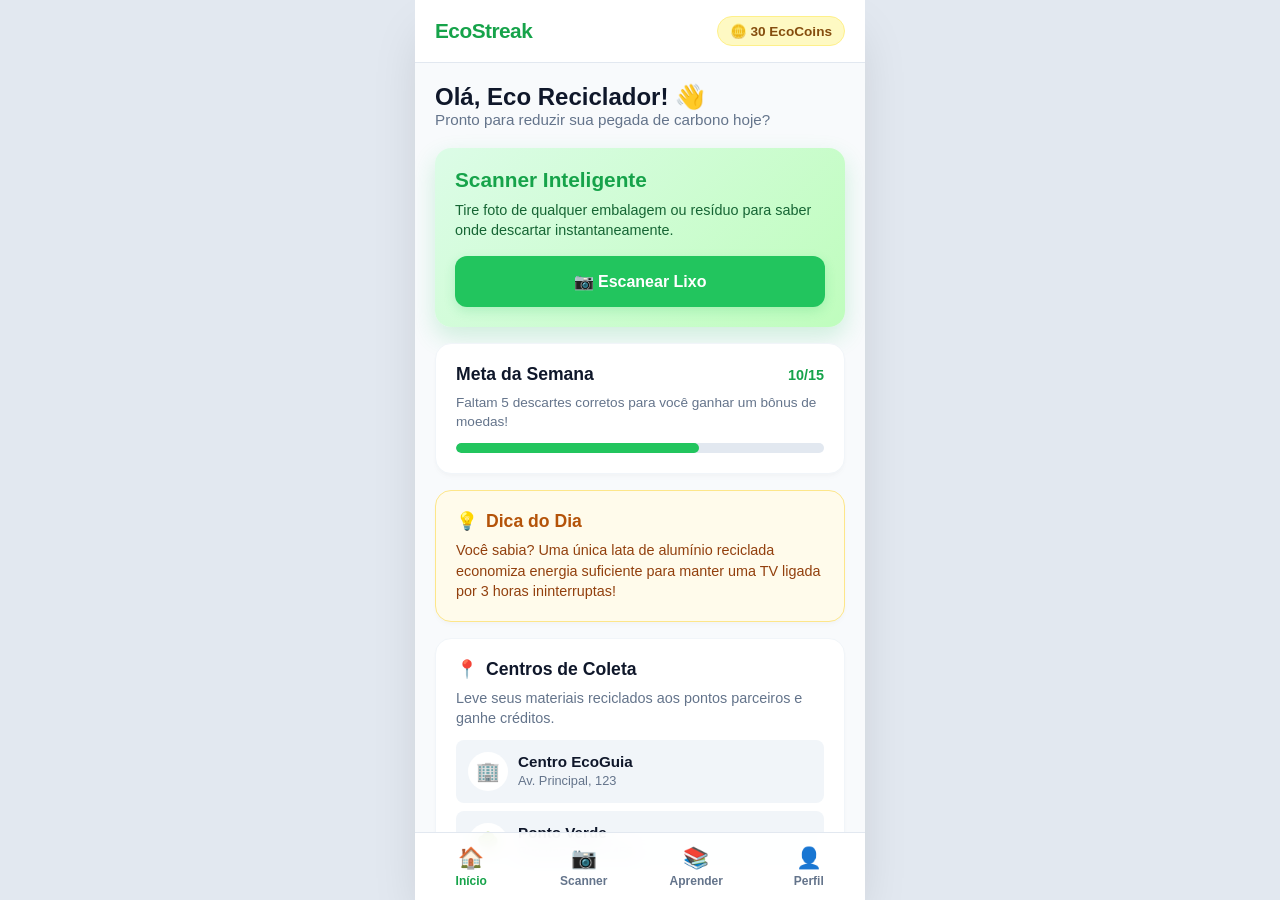
<file: EcoStreak_web/index.html>
<!DOCTYPE html>
<html lang="pt-br">
<head>
    <meta charset="UTF-8">
    <meta name="viewport" content="width=device-width, initial-scale=1.0, maximum-scale=1.0, user-scalable=no">
    <title>EcoStreak - Início</title>
    <link rel="stylesheet" href="css/style.css">
</head>
<body>

    <div class="app-container">
        <!-- Header fixo do App -->
        <header class="app-header">
            <h1>EcoStreak</h1>
            <div class="coins-badge">🪙 30 EcoCoins</div>
        </header>

        <!-- Conteúdo Rolável -->
        <div class="app-content">
            
            <!-- Mensagem de Boas-vindas -->
            <div style="margin-bottom: 20px;">
                <h2 style="color: var(--text-main); font-size: 1.5rem;">Olá, Eco Reciclador! 👋</h2>
                <p style="color: var(--text-muted); font-size: 0.95rem;">Pronto para reduzir sua pegada de carbono hoje?</p>
            </div>

            <!-- Card Principal de Ação (Scanner) -->
            <div class="app-card" style="background: linear-gradient(135deg, #dcfce7 0%, #bffdbd 100%); border: none; box-shadow: 0 10px 25px rgba(34, 197, 94, 0.2);">
                <h2 style="color: var(--primary-dark); font-size: 1.3rem;">Scanner Inteligente</h2>
                <p style="color: #166534; margin-bottom: 16px;">Tire foto de qualquer embalagem ou resíduo para saber onde descartar instantaneamente.</p>
                <a href="camera.html" class="btn-mobile">📷 Escanear Lixo</a>
            </div>

            <!-- Gamificação: Meta da Semana -->
            <div class="app-card">
                <div style="display: flex; justify-content: space-between; align-items: center; margin-bottom: 8px;">
                    <h2 style="margin: 0;">Meta da Semana</h2>
                    <span style="font-weight: bold; color: var(--primary-dark); font-size: 0.9rem;">10/15</span>
                </div>
                <p style="margin-bottom: 12px; font-size: 0.85rem;">Faltam 5 descartes corretos para você ganhar um bônus de moedas!</p>
                
                <!-- Barra de Progresso Visual -->
                <div style="background: #e2e8f0; border-radius: 999px; height: 10px; width: 100%; overflow: hidden;">
                    <div style="background: var(--primary); height: 100%; width: 66%; border-radius: 999px; transition: width 0.5s ease;"></div>
                </div>
            </div>

            <!-- Dica do Dia -->
            <div class="app-card" style="background-color: #fffbeb; border-color: #fde68a;">
                <h2 style="color: #b45309; display: flex; align-items: center; gap: 8px;">
                    <span>💡</span> Dica do Dia
                </h2>
                <p style="color: #92400e; font-size: 0.9rem;">Você sabia? Uma única lata de alumínio reciclada economiza energia suficiente para manter uma TV ligada por 3 horas ininterruptas!</p>
            </div>

            <!-- Centros Próximos -->
            <div class="app-card">
                <h2 style="display: flex; align-items: center; gap: 8px;">
                    <span>📍</span> Centros de Coleta
                </h2>
                <p style="margin-bottom: 12px; font-size: 0.9rem;">Leve seus materiais reciclados aos pontos parceiros e ganhe créditos.</p>
                
                <!-- Local 1 -->
                <div style="background: #f1f5f9; padding: 12px; border-radius: 8px; margin-bottom: 8px; display: flex; align-items: center; gap: 10px;">
                    <div style="background: white; padding: 8px; border-radius: 50%; font-size: 1.2rem;">🏢</div>
                    <div>
                        <h3 style="font-size: 0.95rem; color: var(--text-main); margin-bottom: 2px;">Centro EcoGuia</h3>
                        <p style="font-size: 0.8rem; color: var(--text-muted);">Av. Principal, 123</p>
                    </div>
                </div>
                
                <!-- Local 2 -->
                <div style="background: #f1f5f9; padding: 12px; border-radius: 8px; display: flex; align-items: center; gap: 10px;">
                    <div style="background: white; padding: 8px; border-radius: 50%; font-size: 1.2rem;">🌳</div>
                    <div>
                        <h3 style="font-size: 0.95rem; color: var(--text-main); margin-bottom: 2px;">Ponto Verde</h3>
                        <p style="font-size: 0.8rem; color: var(--text-muted);">Rua das Flores, 456</p>
                    </div>
                </div>
            </div>

            <!-- Rodapé Legal dentro do fluxo do App -->
            <div class="app-footer">
                <p>© 2026 EcoStreak App</p>
                <p>Termos de Uso • Políticas de Privacidade • Legal</p>
            </div>
        </div>

        <!-- Barra de Navegação Inferior (Bottom Nav) -->
        <nav class="bottom-nav">
            <a href="index.html" class="nav-item active">
                <span class="nav-icon">🏠</span>
                <span>Início</span>
            </a>
            <a href="camera.html" class="nav-item">
                <span class="nav-icon">📷</span>
                <span>Scanner</span>
            </a>
            <a href="aprendizado.html" class="nav-item">
                <span class="nav-icon">📚</span>
                <span>Aprender</span>
            </a>
            <a href="perfil.html" class="nav-item">
                <span class="nav-icon">👤</span>
                <span>Perfil</span>
            </a>
        </nav>
    </div>

</body>
</html>
</file>
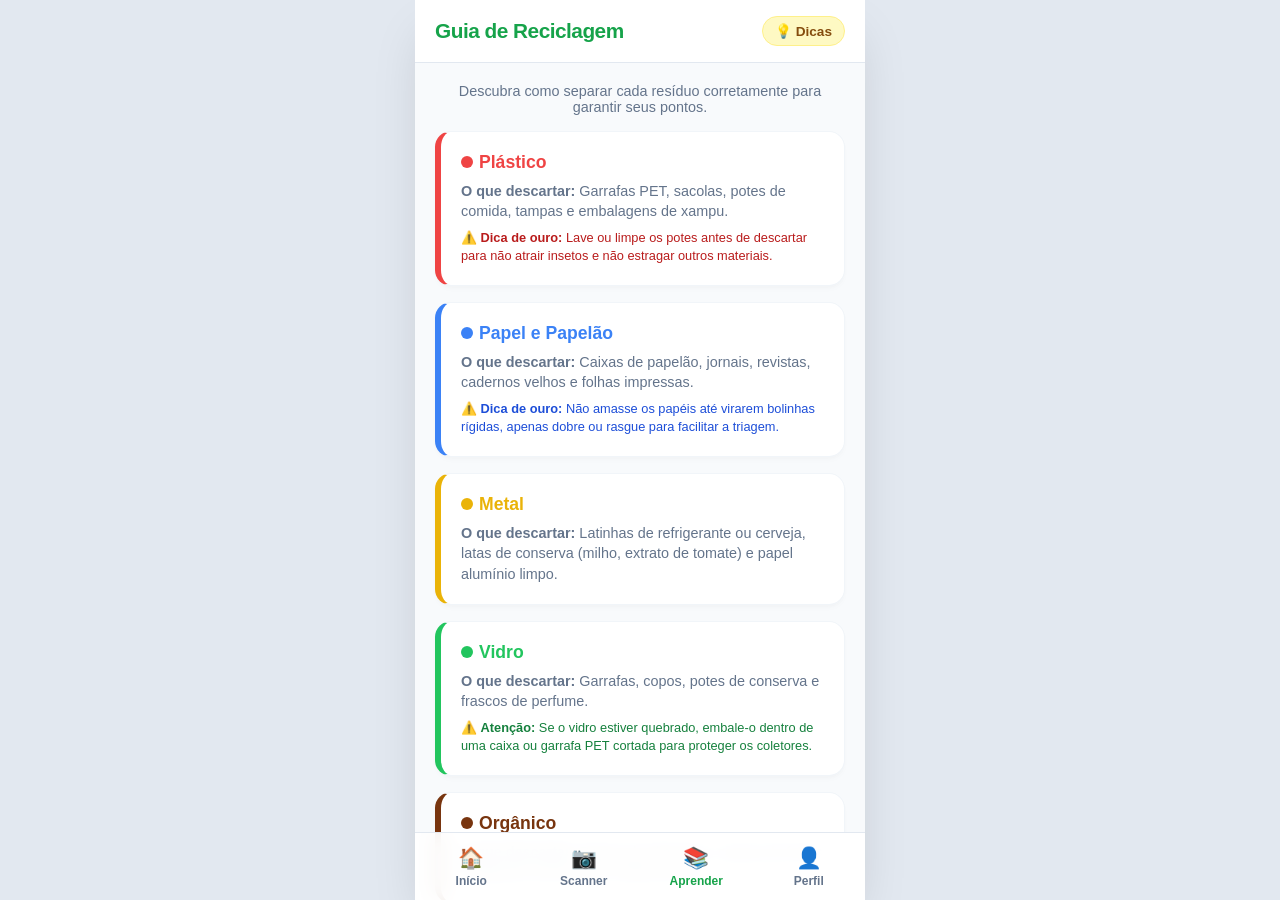
<file: EcoStreak_web/aprendizado.html>
<!DOCTYPE html>
<html lang="pt-br">
<head>
    <meta charset="UTF-8">
    <meta name="viewport" content="width=device-width, initial-scale=1.0, maximum-scale=1.0, user-scalable=no">
    <title>EcoStreak - Aprender</title>
    <link rel="stylesheet" href="css/style.css">
    <style>
        /* Estilos específicos para deixar os cards de aprendizado mais vivos */
        .learn-card {
            border-left: 6px solid #64748b;
            transition: transform 0.2s;
        }
        .learn-card:active {
            transform: scale(0.98);
        }
        .card-plastic { border-left-color: #ef4444; }
        .card-paper { border-left-color: #3b82f6; }
        .card-glass { border-left-color: #22c55e; }
        .card-metal { border-left-color: #eab308; }
        .card-organic { border-left-color: #78350f; }
        
        .color-dot {
            display: inline-block;
            width: 12px;
            height: 12px;
            border-radius: 50%;
            margin-right: 6px;
        }
    </style>
</head>
<body>

    <div class="app-container">
        <!-- Header do App -->
        <header class="app-header">
            <h1>Guia de Reciclagem</h1>
            <div class="coins-badge">💡 Dicas</div>
        </header>

        <!-- Conteúdo Rolável -->
        <div class="app-content">
            
            <p style="color: var(--text-muted); font-size: 0.9rem; margin-bottom: 16px; text-align: center;">
                Descubra como separar cada resíduo corretamente para garantir seus pontos.
            </p>

            <!-- Card: Plástico -->
            <div class="app-card learn-card card-plastic">
                <h2 style="color: #ef4444;"><span class="color-dot" style="background-color: #ef4444;"></span>Plástico</h2>
                <p><strong>O que descartar:</strong> Garrafas PET, sacolas, potes de comida, tampas e embalagens de xampu.</p>
                <p style="margin-top: 8px; font-size: 0.8rem; color: #b91c1c;">⚠️ <strong>Dica de ouro:</strong> Lave ou limpe os potes antes de descartar para não atrair insetos e não estragar outros materiais.</p>
            </div>

            <!-- Card: Papel -->
            <div class="app-card learn-card card-paper">
                <h2 style="color: #3b82f6;"><span class="color-dot" style="background-color: #3b82f6;"></span>Papel e Papelão</h2>
                <p><strong>O que descartar:</strong> Caixas de papelão, jornais, revistas, cadernos velhos e folhas impressas.</p>
                <p style="margin-top: 8px; font-size: 0.8rem; color: #1d4ed8;">⚠️ <strong>Dica de ouro:</strong> Não amasse os papéis até virarem bolinhas rígidas, apenas dobre ou rasgue para facilitar a triagem.</p>
            </div>

            <!-- Card: Metal -->
            <div class="app-card learn-card card-metal">
                <h2 style="color: #eab308;"><span class="color-dot" style="background-color: #eab308;"></span>Metal</h2>
                <p><strong>O que descartar:</strong> Latinhas de refrigerante ou cerveja, latas de conserva (milho, extrato de tomate) e papel alumínio limpo.</p>
            </div>

            <!-- Card: Vidro -->
            <div class="app-card learn-card card-glass">
                <h2 style="color: #22c55e;"><span class="color-dot" style="background-color: #22c55e;"></span>Vidro</h2>
                <p><strong>O que descartar:</strong> Garrafas, copos, potes de conserva e frascos de perfume.</p>
                <p style="margin-top: 8px; font-size: 0.8rem; color: #15803d;">⚠️ <strong>Atenção:</strong> Se o vidro estiver quebrado, embale-o dentro de uma caixa ou garrafa PET cortada para proteger os coletores.</p>
            </div>

            <!-- Card: Orgânico -->
            <div class="app-card learn-card card-organic">
                <h2 style="color: #78350f;"><span class="color-dot" style="background-color: #78350f;"></span>Orgânico</h2>
                <p><strong>O que descartar:</strong> Restos de alimentos, cascas de frutas e legumes, pó de café e folhas secas.</p>
            </div>

            <!-- Rodapé Legal Interno -->
            <div class="app-footer">
                <p>© 2026 EcoStreak App</p>
                <p>Educação Ambiental • Ajude o Planeta</p>
            </div>
        </div>

        <!-- Barra de Navegação Inferior Ativa em "Aprender" -->
        <nav class="bottom-nav">
            <a href="index.html" class="nav-item">
                <span class="nav-icon">🏠</span>
                <span>Início</span>
            </a>
            <a href="camera.html" class="nav-item">
                <span class="nav-icon">📷</span>
                <span>Scanner</span>
            </a>
            <a href="aprendizado.html" class="nav-item active">
                <span class="nav-icon">📚</span>
                <span>Aprender</span>
            </a>
            <a href="perfil.html" class="nav-item">
                <span class="nav-icon">👤</span>
                <span>Perfil</span>
            </a>
        </nav>
    </div>

</body>
</html>
</file>
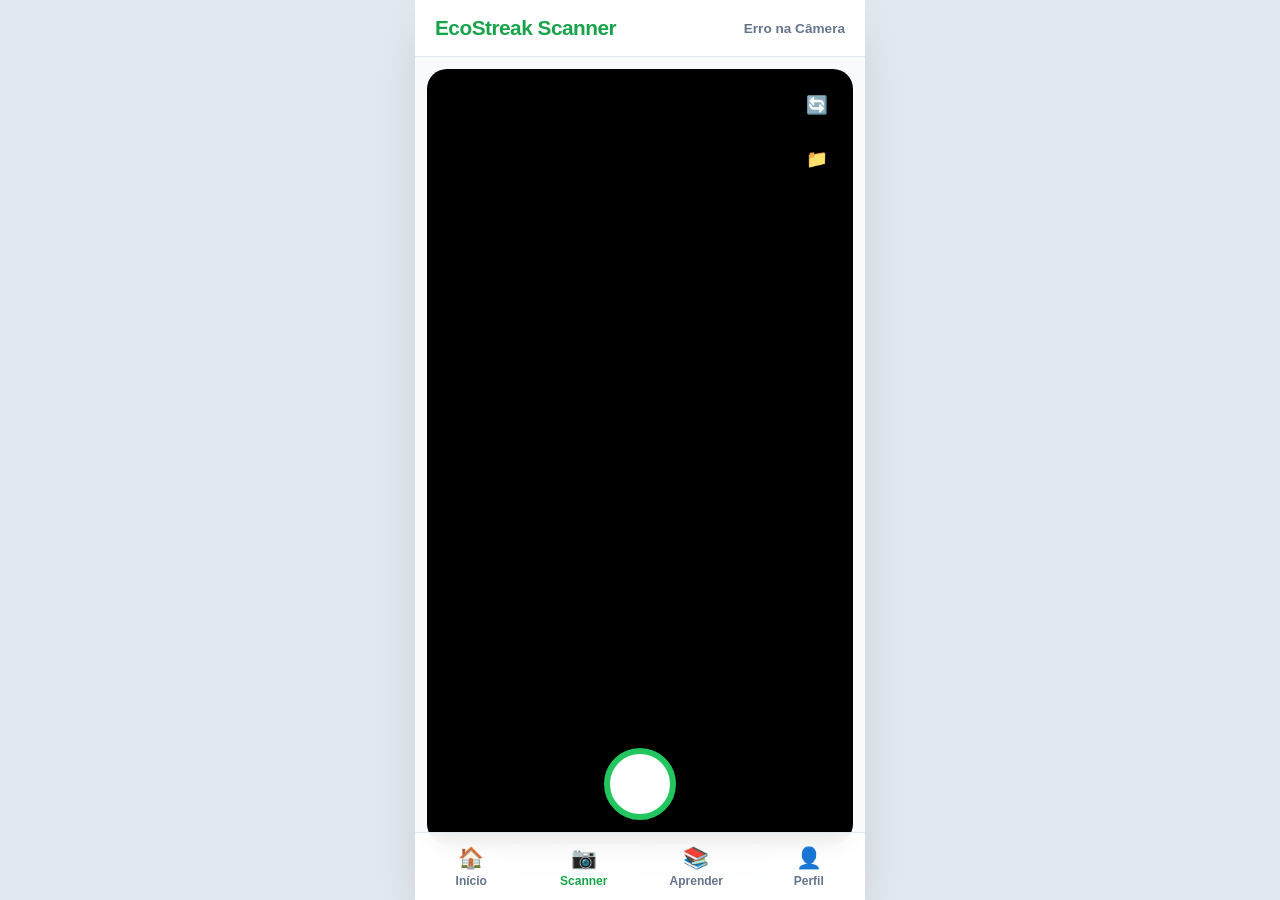
<file: EcoStreak_web/camera.html>
<!DOCTYPE html>
<html lang="pt-br">
<head>
    <meta charset="UTF-8">
    <meta name="viewport" content="width=device-width, initial-scale=1.0, maximum-scale=1.0, user-scalable=no">
    <title>EcoStreak - Scanner</title>
    <link rel="stylesheet" href="css/style.css">
</head>
<body>

    <div class="app-container">
        <!-- Header do App -->
        <header class="app-header">
            <h1>EcoStreak Scanner</h1>
            <div id="status" style="font-size: 0.85rem; font-weight: 600; color: var(--text-muted);">Pronto</div>
        </header>

        <!-- Área do Visor da Câmera -->
        <div class="app-content" style="padding: 12px; display: flex; flex-direction: column; overflow: hidden;">
            
            <div class="mobile-camera-wrapper" style="flex: 1; position: relative; border-radius: 20px; overflow: hidden; background-color: #000;">
                <video id="webcam" class="mobile-video" autoplay playsinline style="width: 100%; height: 100%; object-fit: cover;"></video>
                
                <!-- Botão de Captura Flutuante (Círculo Branco) -->
                <button id="btn-capturar" class="mobile-capture-trigger"></button>
                
                <!-- Botão de Alternar Câmera (Flutuando no canto superior direito do visor) -->
                <button id="turn-facingmode-button" onclick="alternarcamera()" style="position: absolute; top: 16px; right: 16px; background: rgba(0,0,0,0.5); border: none; color: white; width: 40px; height: 40px; border-radius: 50%; font-size: 1.1rem; cursor: pointer; display: flex; align-items: center; justify-content: center; z-index: 20; backdrop-filter: blur(4px);">🔄</button>
                <!-- Dentro do mobile-camera-wrapper, adicione isso logo abaixo do botão de alternar câmera -->
                <button id="btn-upload-trigger" style="position: absolute; top: 70px; right: 16px; background: rgba(0,0,0,0.5); border: none; color: white; width: 40px; height: 40px; border-radius: 50%; font-size: 1.1rem; cursor: pointer; z-index: 20; backdrop-filter: blur(4px);" onclick="document.getElementById('file-input').click()">📁</button>

                <!-- Adicione o input escondido antes do fechamento do app-container -->
                <input type="file" id="file-input" accept="image/*" style="display: none;"> 
            </div>

            <div id="dica" style="text-align: center; margin-top: 12px; font-size: 0.85rem; color: var(--text-muted); min-height: 32px;">
                Aponte para o lixo e toque no botão branco.
            </div>
        </div>

        <!-- Barra de Navegação Inferior de App -->
        <nav class="bottom-nav">
            <a href="index.html" class="nav-item">
                <span class="nav-icon">🏠</span>
                <span>Início</span>
            </a>
            <a href="camera.html" class="nav-item active">
                <span class="nav-icon">📷</span>
                <span>Scanner</span>
            </a>
            <a href="aprendizado.html" class="nav-item">
                <span class="nav-icon">📚</span>
                <span>Aprender</span>
            </a>
            <a href="perfil.html" class="nav-item">
                <span class="nav-icon">👤</span>
                <span>Perfil</span>
            </a>
        </nav>
    </div>

    <canvas id="canvas" style="display: none;"></canvas>
    <script src="js/camera.js"></script>
</body>
</html>
</file>
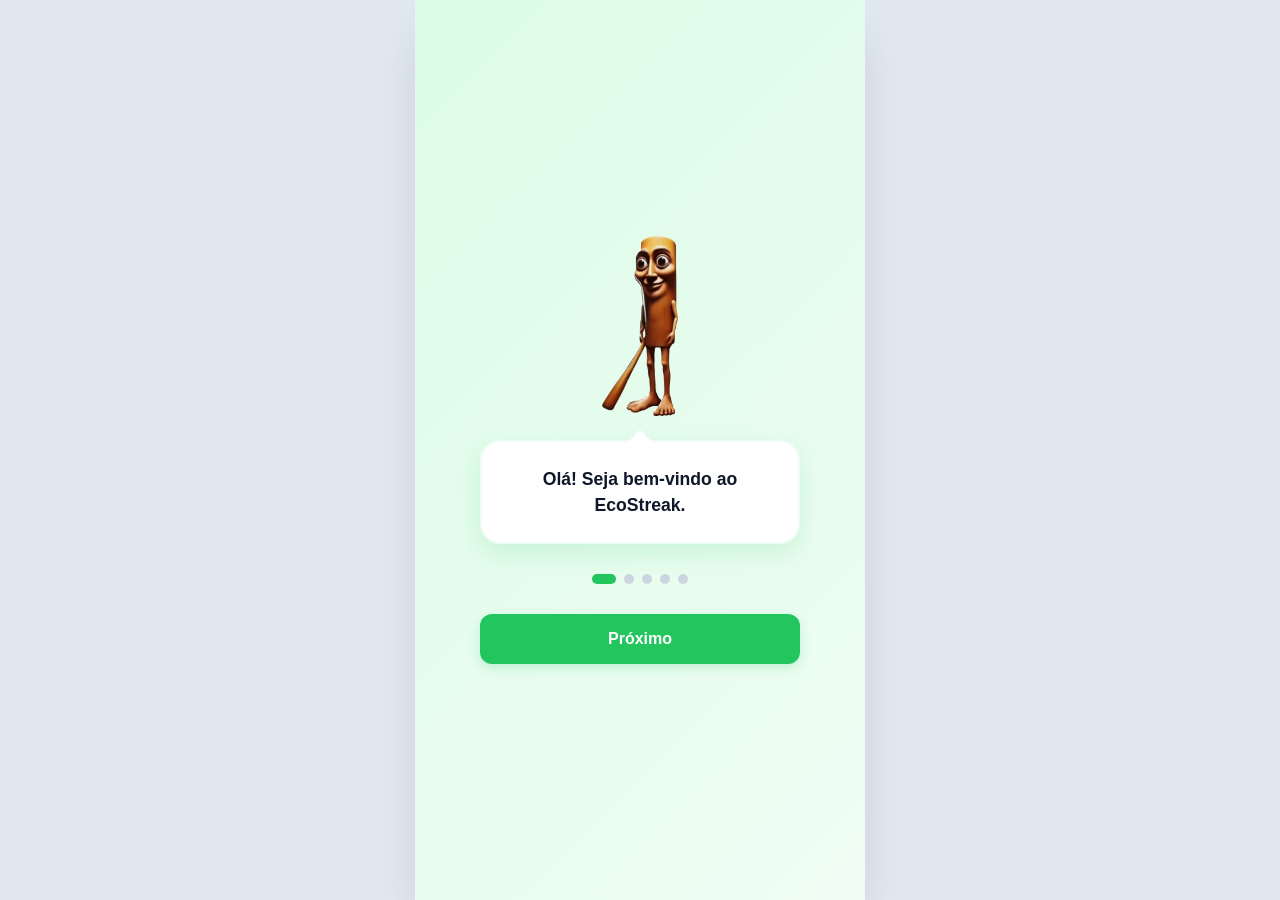
<file: EcoStreak_web/intro.html>
<!DOCTYPE html>
<html lang="pt-br">
<head>
    <meta charset="UTF-8">
    <meta name="viewport" content="width=device-width, initial-scale=1.0, maximum-scale=1.0, user-scalable=no">
    <title>Bem-vindo - EcoStreak</title>
    <link rel="stylesheet" href="css/style.css">
    <style>
        /* Fundo e Container exclusivos para a introdução */
        .intro-bg {
            background: linear-gradient(135deg, #dcfce7 0%, #f0fdf4 100%);
            display: flex;
            align-items: center; /* Centraliza na vertical */
            justify-content: center; /* Centraliza na horizontal */
            padding: 24px;
        }

        .intro-content {
            display: flex;
            flex-direction: column;
            align-items: center;
            width: 100%;
            max-width: 320px; /* Mantém o conteúdo agrupado e bonito */
        }

        /* Animação do mascote flutuando */
        @keyframes flutuar {
            0% { transform: translateY(0px); }
            50% { transform: translateY(-15px); }
            100% { transform: translateY(0px); }
        }
        
        .mascote-intro {
            width: 180px;
            height: auto;
            object-fit: contain;
            animation: flutuar 3s ease-in-out infinite;
            margin-bottom: 24px;
        }

        /* Balão de Fala Moderno */
        .balao-fala {
            background: var(--card-bg);
            border-radius: 20px;
            padding: 24px;
            text-align: center;
            box-shadow: 0 10px 25px rgba(34, 197, 94, 0.15);
            position: relative;
            margin-bottom: 30px;
            border: 2px solid var(--primary-light);
            width: 100%;
        }

        /* Triângulo do balão apontando para o mascote */
        .balao-fala::before {
            content: '';
            position: absolute;
            top: -12px;
            left: 50%;
            transform: translateX(-50%);
            border-width: 0 12px 12px 12px;
            border-style: solid;
            border-color: transparent transparent var(--card-bg) transparent;
        }

        /* Indicador de passos (Bolinhas) */
        .dots {
            display: flex;
            justify-content: center;
            gap: 8px;
            margin-bottom: 30px;
        }
        .dot {
            width: 10px;
            height: 10px;
            border-radius: 50%;
            background-color: #cbd5e1;
            transition: all 0.3s ease;
        }
        .dot.active {
            background-color: var(--primary);
            width: 24px;
            border-radius: 5px;
        }
    </style>
</head>
<body>

    <!-- Container principal (substitui o app-content para centralizar tudo) -->
    <div class="app-container intro-bg">
        
        <div class="intro-content">
            <!-- Mascote -->
            <img id="iconbnc" src="assets/tungtungsahur.png" alt="Mascote EcoStreak" class="mascote-intro">

            <!-- Balão de Fala -->
            <div class="balao-fala">
                <p id="texto" style="font-size: 1.1rem; color: var(--text-main); font-weight: 600; line-height: 1.5; margin: 0;"></p>
            </div>

            <!-- Indicadores de Passo -->
            <div class="dots" id="dots-container">
                <div class="dot active"></div>
                <div class="dot"></div>
                <div class="dot"></div>
                <div class="dot"></div>
                <div class="dot"></div>
            </div>

            <!-- Botão de Ação -->
            <button onclick="button_prox()" class="btn-mobile" id="btn-prox">Próximo</button>
        </div>

    </div>

    <script src="js/intro.js"></script>
</body>
</html>
</file>
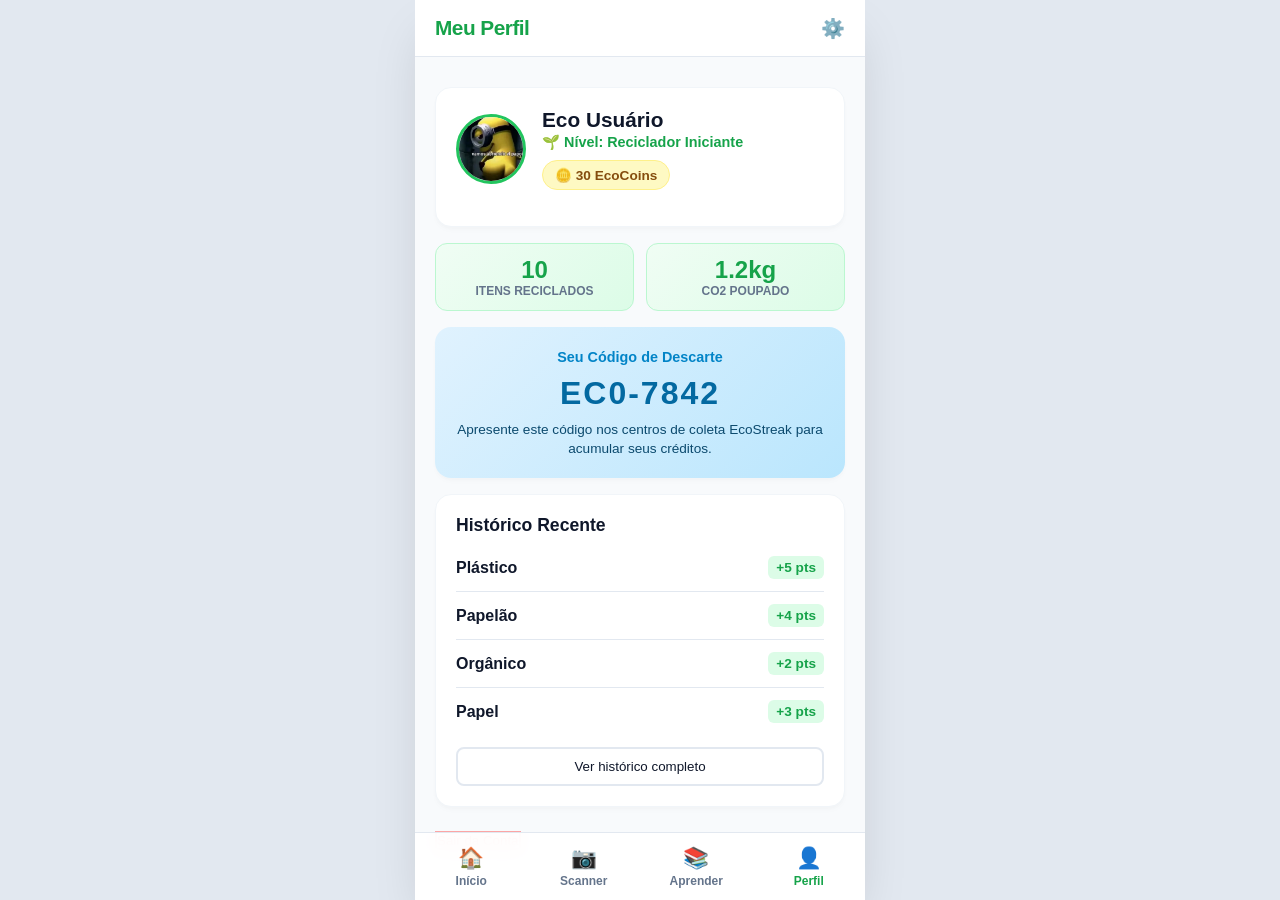
<file: EcoStreak_web/perfil.html>
<!DOCTYPE html>
<html lang="pt-br">
<head>
    <meta charset="UTF-8">
    <meta name="viewport" content="width=device-width, initial-scale=1.0, maximum-scale=1.0, user-scalable=no">
    <title>EcoStreak - Perfil</title>
    <link rel="stylesheet" href="css/style.css">
    <style>
        /* Estilos específicos para a página de perfil */
        .profile-header {
            display: flex;
            align-items: center;
            gap: 16px;
            margin-bottom: 16px;
        }
        .profile-avatar {
            width: 70px;
            height: 70px;
            border-radius: 50%;
            border: 3px solid var(--primary);
            object-fit: cover;
        }
        .profile-info h2 {
            font-size: 1.3rem;
            color: var(--text-main);
            margin: 0;
        }
        .profile-info p {
            color: var(--primary-dark);
            font-weight: 600;
            font-size: 0.9rem;
            margin: 0;
        }
        
        /* Grid de Estatísticas */
        .stats-grid {
            display: grid;
            grid-template-columns: 1fr 1fr;
            gap: 12px;
            margin-bottom: 16px;
        }
        .stat-card {
            background: linear-gradient(135deg, #f0fdf4, #dcfce7);
            border-radius: 12px;
            padding: 12px;
            text-align: center;
            border: 1px solid #bbf7d0;
        }
        .stat-card h3 {
            font-size: 1.5rem;
            color: var(--primary-dark);
            margin: 0;
        }
        .stat-card p {
            font-size: 0.75rem;
            color: var(--text-muted);
            margin: 0;
            text-transform: uppercase;
            font-weight: 700;
        }

        /* Lista de Histórico */
        .history-list {
            list-style: none;
            padding: 0;
            margin: 0;
        }
        .history-item {
            display: flex;
            justify-content: space-between;
            align-items: center;
            padding: 12px 0;
            border-bottom: 1px solid #e2e8f0;
        }
        .history-item:last-child {
            border-bottom: none;
        }
        .history-item-name {
            font-weight: 600;
            color: var(--text-main);
            text-transform: capitalize;
        }
        .history-item-points {
            color: var(--primary-dark);
            font-weight: 700;
            background-color: #dcfce7;
            padding: 4px 8px;
            border-radius: 6px;
            font-size: 0.85rem;
        }
    </style>
</head>
<body>

    <div class="app-container">
        <!-- Header do App -->
        <header class="app-header">
            <h1>Meu Perfil</h1>
            <a href="#" style="font-size: 1.2rem; text-decoration: none;">⚙️</a>
        </header>

        <!-- Conteúdo Rolável -->
        <div class="app-content">
            
            <!-- Cartão do Usuário -->
            <div class="app-card" style="margin-top: 10px;">
                <div class="profile-header">
                    <img src="assets/icons/imagesss.png" alt="Avatar" class="profile-avatar" onerror="this.src='https://ui-avatars.com/api/?name=User&background=22c55e&color=fff'">
                    <div class="profile-info">
                        <h2>Eco Usuário</h2>
                        <p>🌱 Nível: Reciclador Iniciante</p>
                        <div class="coins-badge" style="display: inline-flex; margin-top: 8px;">🪙 30 EcoCoins</div>
                    </div>
                </div>
            </div>

            <!-- Novo: Estatísticas de Impacto -->
            <div class="stats-grid">
                <div class="stat-card">
                    <h3>10</h3>
                    <p>Itens Reciclados</p>
                </div>
                <div class="stat-card">
                    <h3>1.2kg</h3>
                    <p>CO2 Poupado</p>
                </div>
            </div>

            <!-- Cartão de Código de Descarte -->
            <div class="app-card" style="background: linear-gradient(135deg, #e0f2fe 0%, #bae6fd 100%); border: none; text-align: center;">
                <p style="color: #0284c7; margin-bottom: 8px; font-weight: 600;">Seu Código de Descarte</p>
                <h2 style="font-size: 2rem; letter-spacing: 2px; color: #0369a1; margin-bottom: 8px;">EC0-7842</h2>
                <p style="font-size: 0.85rem; color: #0c4a6e;">Apresente este código nos centros de coleta EcoStreak para acumular seus créditos.</p>
            </div>

            <!-- Cartão de Histórico -->
            <div class="app-card">
                <h2>Histórico Recente</h2>
                <ul class="history-list">
                    <li class="history-item">
                        <span class="history-item-name">Plástico</span>
                        <span class="history-item-points">+5 pts</span>
                    </li>
                    <li class="history-item">
                        <span class="history-item-name">Papelão</span>
                        <span class="history-item-points">+4 pts</span>
                    </li>
                    <li class="history-item">
                        <span class="history-item-name">Orgânico</span>
                        <span class="history-item-points">+2 pts</span>
                    </li>
                    <li class="history-item">
                        <span class="history-item-name">Papel</span>
                        <span class="history-item-points">+3 pts</span>
                    </li>
                </ul>
                <button class="btn-mobile-outline" style="width: 100%; padding: 10px; margin-top: 12px; border-radius: 8px;">Ver histórico completo</button>
            </div>

            <!-- Opções Extras (Sair) -->
            <div style="margin-top: 24px;">
                <button class="btn-mobile-outline" style="color: #ef4444; border-color: #fca5a5;">Sair da Conta</button>
            </div>

        </div>

        <!-- Barra de Navegação Inferior Ativa em "Perfil" -->
        <nav class="bottom-nav">
            <a href="index.html" class="nav-item">
                <span class="nav-icon">🏠</span>
                <span>Início</span>
            </a>
            <a href="camera.html" class="nav-item">
                <span class="nav-icon">📷</span>
                <span>Scanner</span>
            </a>
            <a href="aprendizado.html" class="nav-item">
                <span class="nav-icon">📚</span>
                <span>Aprender</span>
            </a>
            <a href="perfil.html" class="nav-item active">
                <span class="nav-icon">👤</span>
                <span>Perfil</span>
            </a>
        </nav>
    </div>

</body>
</html>
</file>
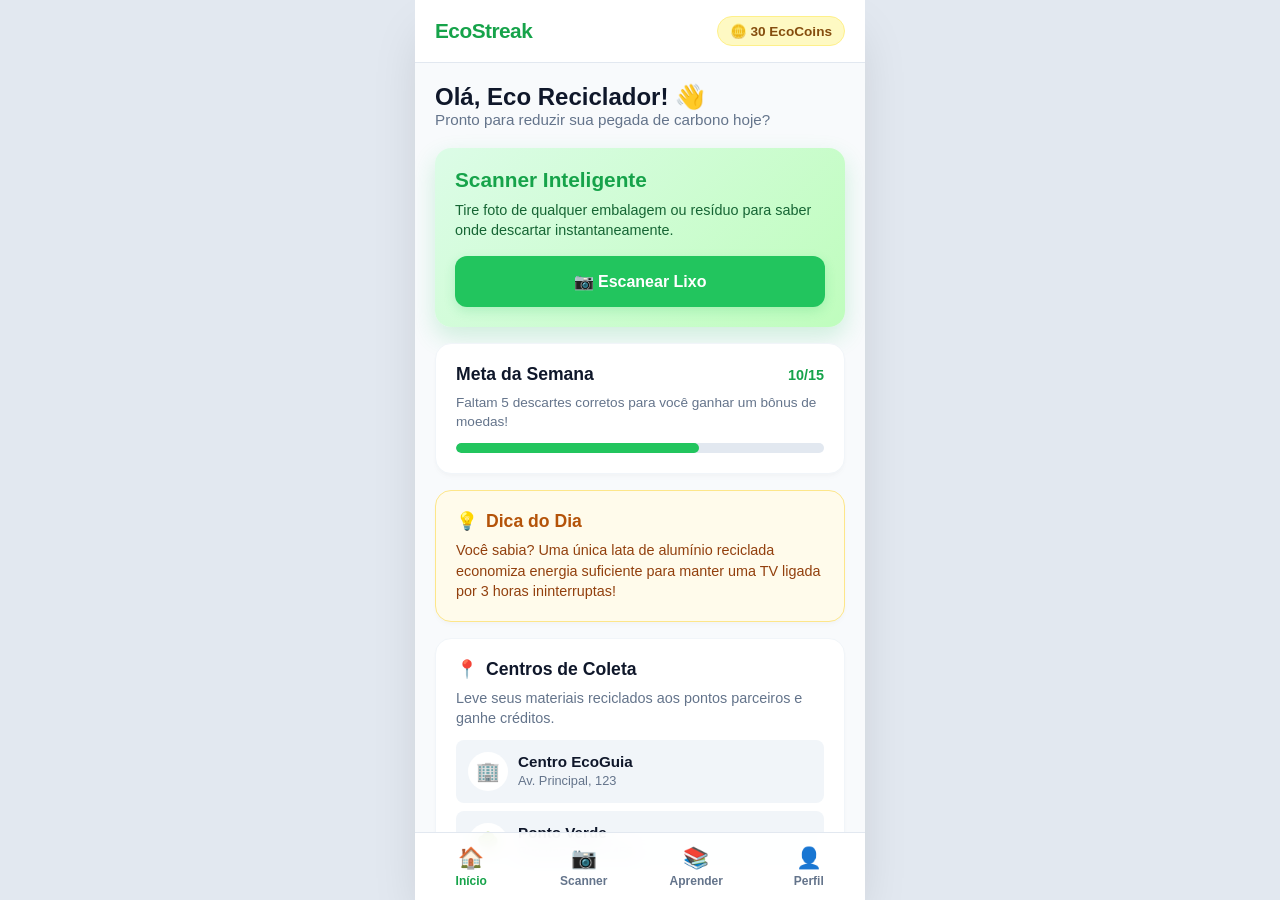
<file: EcoStreak_web/resultado.html>
<!DOCTYPE html>
<html lang="pt-br">
<head>
    <meta charset="UTF-8">
    <meta name="viewport" content="width=device-width, initial-scale=1.0, maximum-scale=1.0, user-scalable=no">
    <title>Resultado - EcoStreak</title>
    <link rel="stylesheet" href="css/style.css">
</head>
<body>

    <div class="app-container">
        <header class="app-header">
            <h1>Análise do Resíduo</h1>
            <a href="index.html" style="color: var(--text-muted); text-decoration: none; font-weight: 600; font-size: 0.9rem;">Sair</a>
        </header>

        <div class="app-content">
            <div class="app-card" style="text-align: center; padding: 12px;">
                <img id="img-resultado" src="" alt="Objeto analisado" style="width: 100%; height: 240px; object-fit: cover; border-radius: 12px; background-color: #eee;">
                
                <h2 id="objeto-nome" style="margin-top: 16px; font-size: 1.4rem;">Identificando...</h2>
                <div id="lixeira-tag" class="badge-lixeira" style="background-color: #64748b;">Processando</div>
                
                <p id="dica-texto" style="margin-top: 16px; font-size: 0.95rem; text-align: left; background-color: #f1f5f9; padding: 12px; border-radius: 8px;"></p>
            </div>

            <div style="display: flex; flex-direction: column; gap: 10px; margin-top: 10px;">
                <a href="camera.html" class="btn-mobile">📸 Tirar Outra Foto</a>
                <a href="index.html" class="btn-mobile btn-mobile-outline">🏠 Voltar ao Menu Principal</a>
            </div>
        </div>
    </div>

    <script>
        document.addEventListener("DOMContentLoaded", () => {
            const dadosSalvos = localStorage.getItem("resultadoIA");
            if (!dadosSalvos) {
                window.location.href = "index.html";
                return;
            }

            const data = JSON.parse(dadosSalvos);
            document.getElementById("objeto-nome").innerText = data.objeto || "Objeto não identificado";
            document.getElementById("dica-texto").innerText = data.dica || "Certifique-se de limpar o recipiente antes de descartar para evitar contaminação.";
            
            if (data.imagem_base64) {
                document.getElementById("img-resultado").src = `data:image/jpeg;base64,${data.imagem_base64}`;
            }

            const tagLixeira = document.getElementById("lixeira-tag");
            const lixeira = data.lixeira || "Geral";
            tagLixeira.innerText = `${lixeira}`;

            // Define as cores vibrantes padrão de reciclagem internacional
            if (lixeira.includes("Vermelha")) tagLixeira.style.backgroundColor = "#ef4444";
            else if (lixeira.includes("Verde")) tagLixeira.style.backgroundColor = "#22c55e";
            else if (lixeira.includes("Azul")) tagLixeira.style.backgroundColor = "#3b82f6";
            else if (lixeira.includes("Marrom")) tagLixeira.style.backgroundColor = "#78350f";
            else if (lixeira.includes("Amarela")) tagLixeira.style.backgroundColor = "#eab308";
            else tagLixeira.style.backgroundColor = "#64748b";

            // Limpa para a próxima rodada
            localStorage.removeItem("resultadoIA");
        });
    </script>
</body>
</html>
</file>
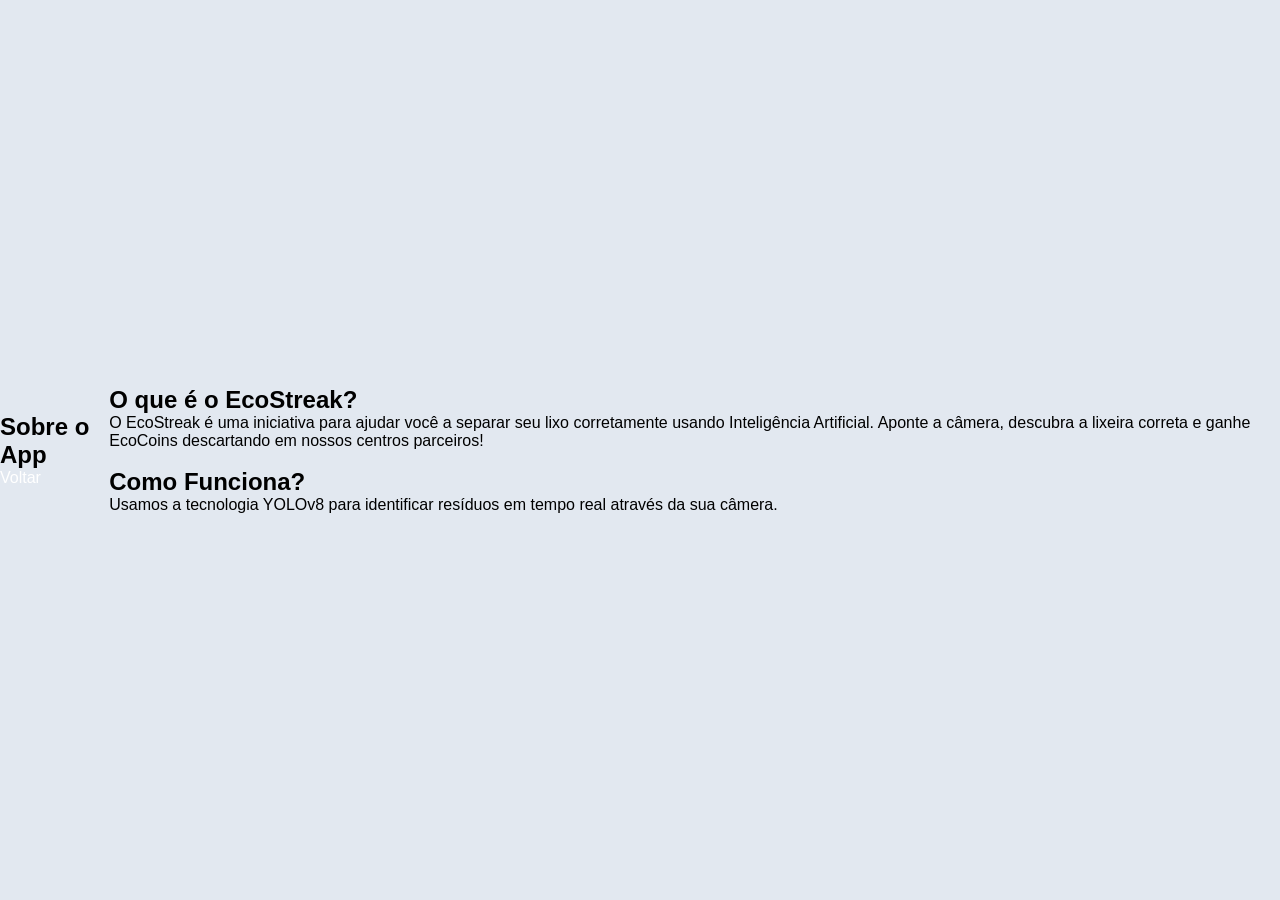
<file: EcoStreak_web/sobre.html>
<!DOCTYPE html>
<html lang="pt-br">
<head>
    <meta charset="UTF-8">
    <title>Sobre - EcoStreak</title>
    <link rel="stylesheet" href="css/style.css">
</head>
<body>
    <nav class="navbar"><h1>Sobre o App</h1><a href="index.html" style="color: white; text-decoration: none;">Voltar</a></nav>
    <main>
        <div class="card">
            <h2>O que é o EcoStreak?</h2>
            <p>O EcoStreak é uma iniciativa para ajudar você a separar seu lixo corretamente usando Inteligência Artificial. Aponte a câmera, descubra a lixeira correta e ganhe EcoCoins descartando em nossos centros parceiros!</p>
            <br>
            <h2>Como Funciona?</h2>
            <p>Usamos a tecnologia YOLOv8 para identificar resíduos em tempo real através da sua câmera.</p>
        </div>
    </main>
</body>
</html>
</file>
<file: EcoStreak_web/css/style.css>
:root {
    --primary: #22c55e;        /* Verde iOS/Android Moderno */
    --primary-dark: #16a34a;
    --primary-light: #f0fdf4;
    --bg-app: #f8fafc;         /* Fundo cinza bem claro/limpo de app */
    --card-bg: #ffffff;
    --text-main: #0f172a;      /* Slate escuro para melhor leitura */
    --text-muted: #64748b;
    --accent-yellow: #eab308;
}

* {
    margin: 0;
    padding: 0;
    box-sizing: border-box;
    font-family: -apple-system, BlinkMacSystemFont, "Segoe UI", Roboto, Helvetica, Arial, sans-serif;
    -webkit-tap-highlight-color: transparent; /* Remove o flash azul ao tocar no mobile */
}

body {
    background-color: #e2e8f0; /* Fundo externo (só aparece no PC) */
    display: flex;
    justify-content: center;
    align-items: center;
    min-height: 100vh;
}

/* Container que simula o Celular */
.app-container {
    width: 100%;
    max-width: 450px; /* Largura padrão de um smartphone grande */
    height: 100vh;
    background-color: var(--bg-app);
    display: flex;
    flex-direction: column;
    position: relative;
    box-shadow: 0 25px 50px -12px rgba(0, 0, 0, 0.15);
    overflow: hidden;
}

/* No celular real, ocupa tudo perfeitamente sem bordas externas */
@media (max-width: 450px) {
    body { background-color: var(--bg-app); }
    .app-container { height: 100vh; max-width: 100%; box-shadow: none; }
}

/* Header Superior Estilo App */
.app-header {
    background-color: var(--card-bg);
    padding: 16px 20px;
    display: flex;
    justify-content: space-between;
    align-items: center;
    border-bottom: 1px solid #e2e8f0;
}

.app-header h1 {
    font-size: 1.3rem;
    font-weight: 800;
    color: var(--primary-dark);
    letter-spacing: -0.5px;
}

.coins-badge {
    background-color: #fef9c3;
    color: #854d0e;
    padding: 6px 12px;
    border-radius: 9999px;
    font-weight: 700;
    font-size: 0.85rem;
    display: flex;
    align-items: center;
    gap: 4px;
    border: 1px solid #fef08a;
}

/* Área de Conteúdo Rolável (Simula o scroll do app) */
.app-content {
    flex: 1;
    overflow-y: auto;
    padding: 20px;
    padding-bottom: 90px; /* Espaço para não cobrir o conteúdo com a barra inferior */
}

/* Cartões com Estilo de App (Cards) */
.app-card {
    background-color: var(--card-bg);
    border-radius: 16px;
    padding: 20px;
    margin-bottom: 16px;
    box-shadow: 0 4px 6px -1px rgba(0, 0, 0, 0.02), 0 2px 4px -1px rgba(0, 0, 0, 0.02);
    border: 1px solid #f1f5f9;
}

.app-card h2 {
    font-size: 1.1rem;
    color: var(--text-main);
    margin-bottom: 8px;
    font-weight: 700;
}

.app-card p {
    font-size: 0.9rem;
    color: var(--text-muted);
    line-height: 1.4;
}

/* Botões Estilo Mobile (Grandes e fáceis de tocar) */
.btn-mobile {
    display: flex;
    align-items: center;
    justify-content: center;
    width: 100%;
    padding: 16px;
    background-color: var(--primary);
    color: white;
    text-decoration: none;
    border-radius: 12px;
    font-size: 1rem;
    font-weight: 700;
    border: none;
    cursor: pointer;
    transition: background-color 0.2s, transform 0.1s;
    box-shadow: 0 4px 12px rgba(34, 197, 94, 0.2);
}

.btn-mobile:active {
    transform: scale(0.97);
    background-color: var(--primary-dark);
}

.btn-mobile-outline {
    background-color: transparent;
    color: var(--text-main);
    border: 2px solid #e2e8f0;
    box-shadow: none;
}
.btn-mobile-outline:active {
    background-color: #f1f5f9;
    transform: scale(0.97);
}

/* Barra de Navegação Inferior (Bottom Nav Bar) */
.bottom-nav {
    position: absolute;
    bottom: 0;
    left: 0;
    right: 0;
    height: 68px;
    background-color: rgba(255, 255, 255, 0.92);
    backdrop-filter: blur(10px);
    -webkit-backdrop-filter: blur(10px);
    border-top: 1px solid #e2e8f0;
    display: flex;
    justify-content: space-around;
    align-items: center;
    padding-bottom: env(safe-area-inset-bottom); /* Suporte para a barra inferior do iPhone */
    z-index: 10;
}

.nav-item {
    display: flex;
    flex-direction: column;
    align-items: center;
    text-decoration: none;
    color: var(--text-muted);
    font-size: 0.75rem;
    font-weight: 600;
    gap: 4px;
    flex: 1;
    text-align: center;
}

.nav-item.active {
    color: var(--primary-dark);
}

.nav-icon {
    font-size: 1.3rem;
}

/* Customizações da Câmera Mobile */
.mobile-camera-wrapper {
    position: relative;
    width: 100%;
    height: 70vh;
    border-radius: 24px;
    overflow: hidden;
    background-color: #000;
}

.mobile-video {
    width: 100%;
    height: 100%;
    object-fit: cover;
}

.mobile-capture-trigger {
    position: absolute;
    bottom: 24px;
    left: 50%;
    transform: translateX(-50%);
    width: 72px;
    height: 72px;
    border-radius: 50%;
    background-color: white;
    border: 6px solid var(--primary);
    box-shadow: 0 0 15px rgba(0,0,0,0.3);
    cursor: pointer;
}
.mobile-capture-trigger:active {
    transform: translateX(-50%) scale(0.9);
}

/* Badges de Lixeiras no Resultado */
.badge-lixeira {
    display: inline-block;
    padding: 8px 16px;
    border-radius: 30px;
    color: white;
    font-weight: 700;
    font-size: 0.9rem;
    margin-top: 12px;
    text-transform: uppercase;
    letter-spacing: 0.5px;
}

/* Informações Legais Compactas no Fundo do App */
.app-footer {
    text-align: center;
    padding: 10px 0 30px 0;
    font-size: 0.75rem;
    color: var(--text-muted);
    line-height: 1.5;
}
</file>
